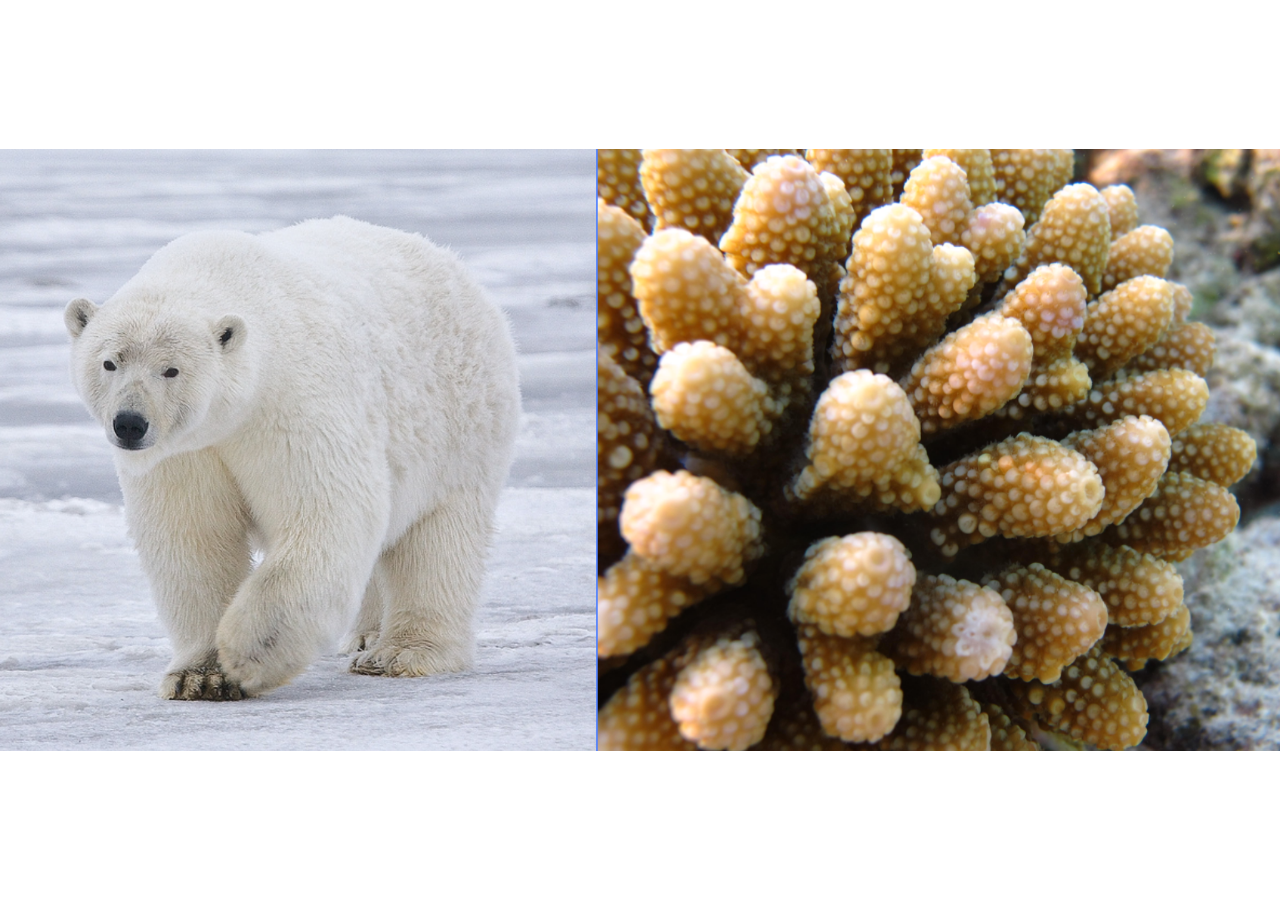
<file: slide2.html>
<!DOCTYPE html>
<html lang="en">
  <head>
    <meta charset="utf-8">
    <meta http-equiv="X-UA-Compatible" content="IE=edge">
    <!-- <meta name="viewport" content="width=device-width, initial-scale=1"> -->
    <!-- The above 3 meta tags *must* come first in the head; any other head content must come *after* these tags -->
    <meta name="description" content="">
    <meta name="author" content="">
    <link rel="icon" href="../../favicon.ico">

    <title>Species Bias</title>

    <!-- Bootstrap core CSS -->
    <!-- <link href="bootstrap.min.css" rel="stylesheet"> -->

    <!-- IE10 viewport hack for Surface/desktop Windows 8 bug -->
    <!-- <link href="./ie10-viewport-bug-workaround.css" rel="stylesheet"> -->

    <!-- Custom styles for this template -->
    <link href="slide.css" rel="stylesheet">

    <!-- Just for debugging purposes. Don't actually copy these 2 lines! -->
    <!--[if lt IE 9]><script src="../../assets/js/ie8-responsive-file-warning.js"></script><![endif]-->
    <!-- // <script src="ie-emulation-modes-warning.js"></script> -->

    <!-- HTML5 shim and Respond.js for IE8 support of HTML5 elements and media queries -->
    <!--[if lt IE 9]>
      <script src="https://oss.maxcdn.com/html5shiv/3.7.2/html5shiv.min.js"></script>
      <script src="https://oss.maxcdn.com/respond/1.4.2/respond.min.js"></script>
    <![endif]-->
  </head>

  <body>

    <img class="lead" onclick="parent.location='project.html'"   src="bear.png" >

  </body>
</html>
</file>
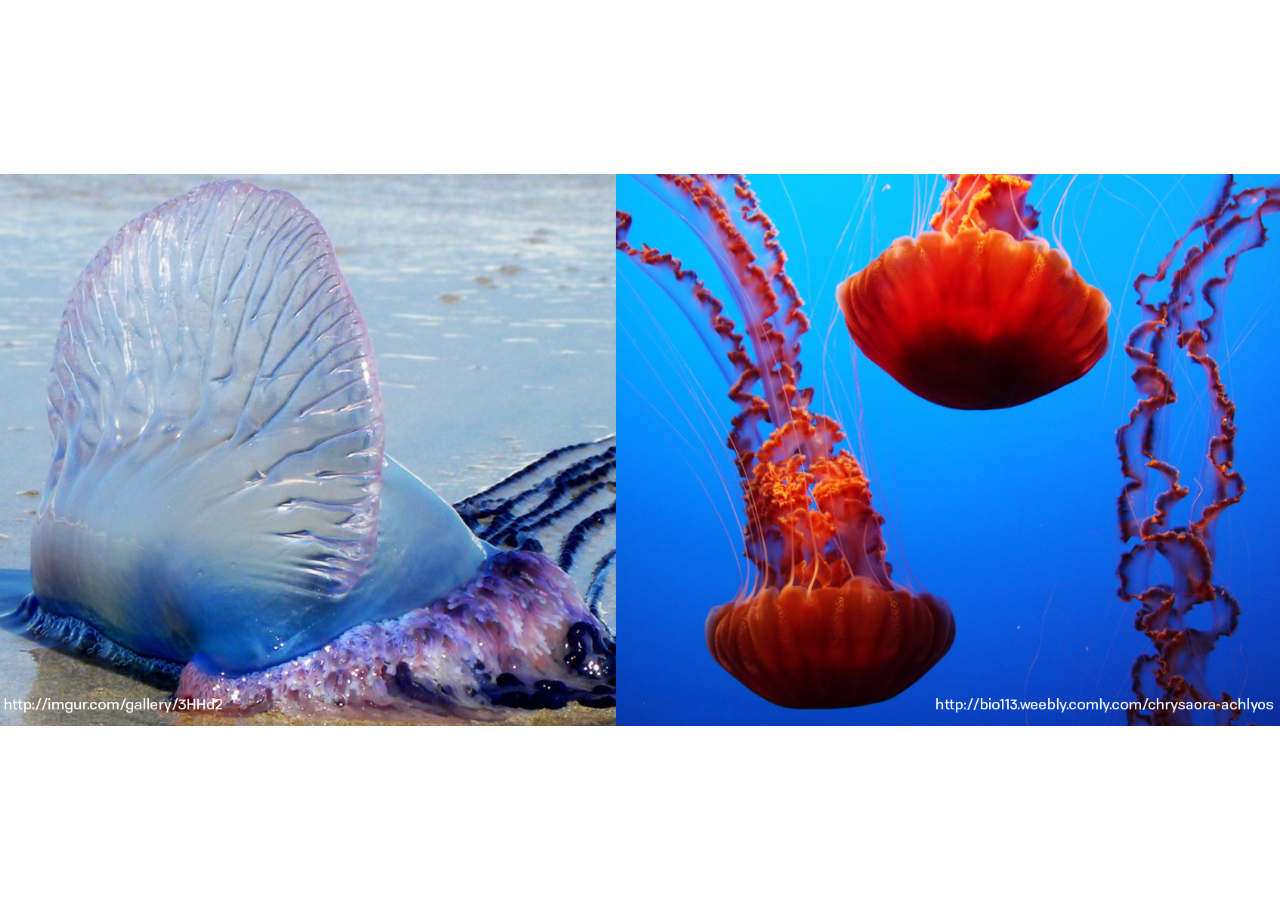
<file: slide3.html>
<!DOCTYPE html>
<html lang="en">
  <head>
    <meta charset="utf-8">
    <meta http-equiv="X-UA-Compatible" content="IE=edge">
    <meta name="viewport" content="width=device-width, initial-scale=1">
    <!-- The above 3 meta tags *must* come first in the head; any other head content must come *after* these tags -->
    <meta name="description" content="">
    <meta name="author" content="">
    <link rel="icon" href="../../favicon.ico">

    <title>Species Bias</title>

    <!-- Bootstrap core CSS -->
    <!-- <link href="bootstrap.min.css" rel="stylesheet"> -->

    <!-- IE10 viewport hack for Surface/desktop Windows 8 bug -->
    <!-- <link href="./ie10-viewport-bug-workaround.css" rel="stylesheet"> -->

    <!-- Custom styles for this template -->
    <link href="slide.css" rel="stylesheet">

    <!-- Just for debugging purposes. Don't actually copy these 2 lines! -->
    <!--[if lt IE 9]><script src="../../assets/js/ie8-responsive-file-warning.js"></script><![endif]-->
    <!-- // <script src="ie-emulation-modes-warning.js"></script> -->

    <!-- HTML5 shim and Respond.js for IE8 support of HTML5 elements and media queries -->
    <!--[if lt IE 9]>
      <script src="https://oss.maxcdn.com/html5shiv/3.7.2/html5shiv.min.js"></script>
      <script src="https://oss.maxcdn.com/respond/1.4.2/respond.min.js"></script>
    <![endif]-->
  </head>

  <body>

    <img class="lead" src="jelly.png" >

  </body>
</html>
</file>
<file: slide.css>
html,body{
    margin:0;
    height:100%;
    overflow:hidden;
}
img {
    width:100%;
    height:auto;
    position:absolute;
    top:-100%; 
    bottom:-100%;
    left:-100%; right:-100%;
    margin:auto;
}
</file>
